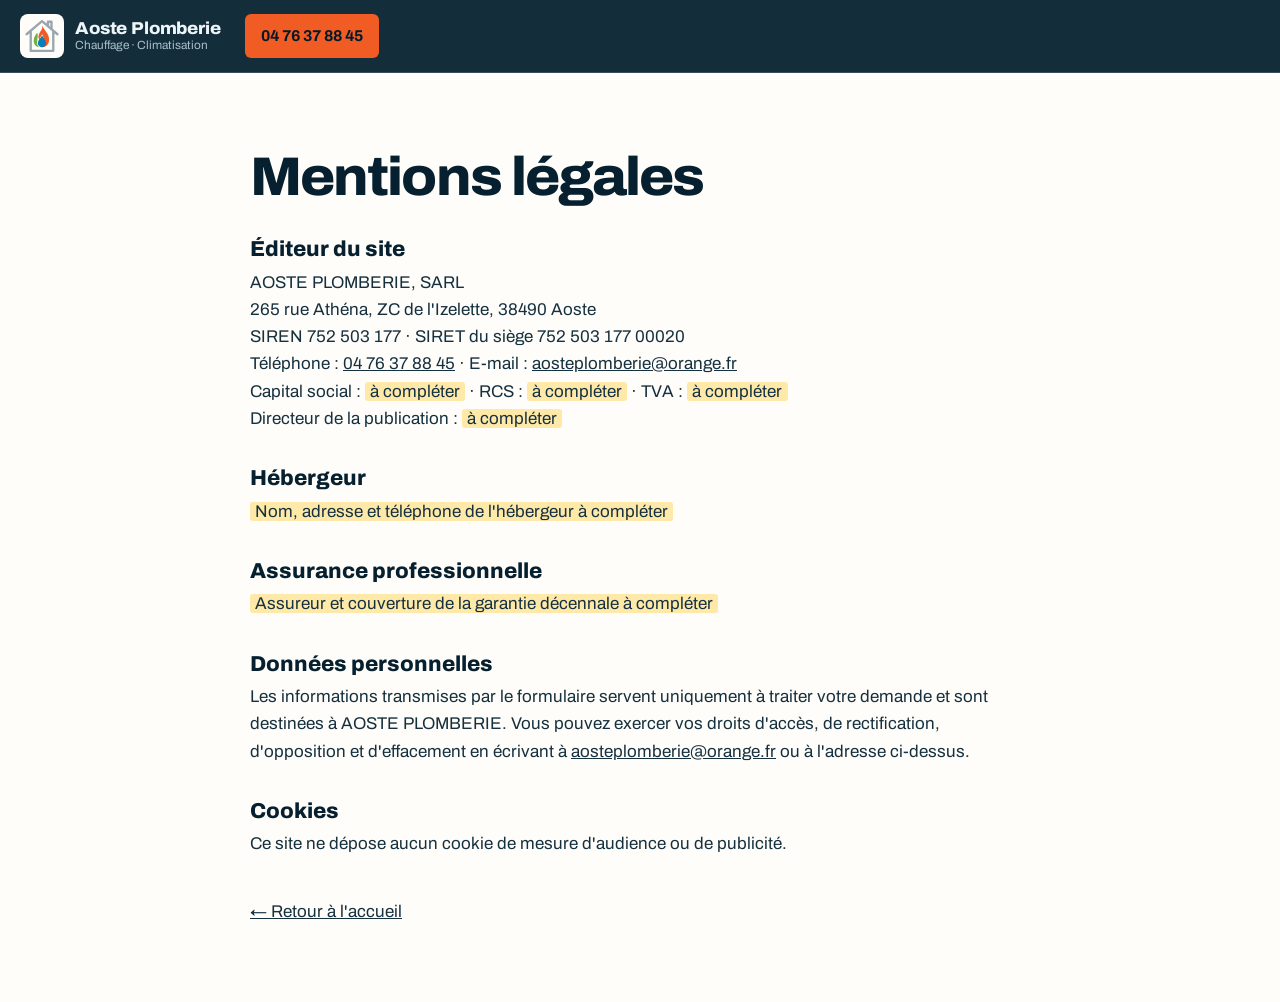
<file: mentions-legales.html>
<!DOCTYPE html>
<html lang="fr">
<head>
  <meta charset="UTF-8">
  <meta name="viewport" content="width=device-width, initial-scale=1">
  <title>Mentions légales – Aoste Plomberie</title>
  <meta name="robots" content="noindex">
  <link rel="icon" href="assets/logo.svg" type="image/svg+xml">
  <link href="https://fonts.googleapis.com/css2?family=Archivo:wdth,wght@75..125,400..900&family=DM+Mono:wght@400;500&display=swap" rel="stylesheet">
  <link rel="stylesheet" href="src/css/styles.css">
</head>
<body>
  <header class="site-header">
    <div class="wrap header-inner">
      <a class="brand" href="index.html" aria-label="Aoste Plomberie, retour à l'accueil">
        <img src="assets/logo.svg" alt="" width="44" height="44">
        <span class="brand-text"><strong>Aoste Plomberie</strong><small>Chauffage · Climatisation</small></span>
      </a>
      <div class="header-cta"><a class="btn btn-hot btn-sm" href="tel:+33476378845">04 76 37 88 45</a></div>
    </div>
  </header>
  <main class="legal">
    <div class="wrap">
      <h1>Mentions légales</h1>

      <h2>Éditeur du site</h2>
      <p>AOSTE PLOMBERIE, SARL<br>
      265 rue Athéna, ZC de l'Izelette, 38490 Aoste<br>
      SIREN 752 503 177 · SIRET du siège 752 503 177 00020<br>
      Téléphone : <a href="tel:+33476378845">04 76 37 88 45</a> · E-mail : <a href="mailto:aosteplomberie@orange.fr">aosteplomberie@orange.fr</a><br>
      Capital social : <span class="todo">à compléter</span> · RCS : <span class="todo">à compléter</span> · TVA : <span class="todo">à compléter</span><br>
      Directeur de la publication : <span class="todo">à compléter</span></p>

      <h2>Hébergeur</h2>
      <p><span class="todo">Nom, adresse et téléphone de l'hébergeur à compléter</span></p>

      <h2>Assurance professionnelle</h2>
      <p><span class="todo">Assureur et couverture de la garantie décennale à compléter</span></p>

      <h2>Données personnelles</h2>
      <p>Les informations transmises par le formulaire servent uniquement à traiter votre demande et sont destinées à AOSTE PLOMBERIE. Vous pouvez exercer vos droits d'accès, de rectification, d'opposition et d'effacement en écrivant à <a href="mailto:aosteplomberie@orange.fr">aosteplomberie@orange.fr</a> ou à l'adresse ci-dessus.</p>

      <h2>Cookies</h2>
      <p>Ce site ne dépose aucun cookie de mesure d'audience ou de publicité.</p>

      <p style="margin-top:2.5rem"><a href="index.html">← Retour à l'accueil</a></p>
    </div>
  </main>
</body>
</html>
</file>
<file: src/css/styles.css>
:root {
  --ink: #06202f;
  --ink-2: #0a2d41;
  --ink-3: #123d55;
  --blue: #005b8b;
  --cold: #35a9e1;
  --air: #8fe3e0;
  --hot: #f15b24;
  --hot-dark: #b93f10;
  --on-hot: #041a27;
  --paper: #f6f3ec;
  --paper-2: #ece7dc;
  --white: #fffdf9;
  --text: #15303f;
  --muted: #4d626e;
  --line: #d6d0c3;
  --on-dark: #eef5f8;
  --on-dark-2: #a9c0cc;
  --line-dark: rgba(255, 255, 255, .15);
  --mono: "DM Mono", ui-monospace, "Cascadia Mono", Consolas, monospace;
  --sans: "Archivo", "Segoe UI", system-ui, sans-serif;
  --ease: cubic-bezier(.2, .7, .2, 1);
  --radius: 6px;
  --header-h: 72px;
  interpolate-size: allow-keywords;
}

*, *::before, *::after { box-sizing: border-box; }
html { scroll-behavior: smooth; scroll-padding-top: calc(var(--header-h) + 12px); -webkit-text-size-adjust: 100%; }
body { margin: 0; font-family: var(--sans); color: var(--text); background: var(--paper); font-size: 1.0625rem; line-height: 1.6; overflow-x: clip; }
img, svg { display: block; max-width: 100%; }
a { color: inherit; }
ul, ol { margin: 0; padding: 0; list-style: none; }
h1, h2, h3, p, figure, dl, dd { margin: 0; }
button, input, select, textarea { font: inherit; color: inherit; }
button { cursor: pointer; background: none; border: 0; padding: 0; }
:focus-visible { outline: 3px solid var(--cold); outline-offset: 3px; border-radius: 3px; }
address { font-style: normal; }

.wrap { width: min(1240px, 100% - 2.5rem); margin-inline: auto; }
.section { padding-block: clamp(4.5rem, 9vw, 8rem); }
.skip { position: absolute; left: 1rem; top: -4rem; z-index: 100; background: var(--white); padding: .6rem 1rem; border-radius: var(--radius); }
.skip:focus { top: 1rem; }

h2 { font-size: clamp(2.1rem, 4.4vw, 3.7rem); line-height: 1.04; font-weight: 800; font-stretch: 108%; letter-spacing: -.022em; color: var(--ink); text-wrap: balance; }
h3 { line-height: 1.2; }
.eyebrow { font-family: var(--mono); font-size: .82rem; font-weight: 500; letter-spacing: .04em; color: var(--hot-dark); margin-bottom: 1rem; }
.eyebrow-light { color: #ff9a73; }
.section-head { max-width: 860px; margin-bottom: clamp(2.5rem, 5vw, 4rem); }

/* Boutons */
.btn { display: inline-flex; align-items: center; justify-content: center; gap: .6rem; min-height: 54px; padding: .8rem 1.5rem; border-radius: var(--radius); font-weight: 700; text-decoration: none; text-align: center; line-height: 1.15; transition: transform .2s var(--ease), background-color .2s, border-color .2s, color .2s; }
.btn:hover { transform: translateY(-2px); }
.btn:active { transform: translateY(0); }
.btn svg { width: 20px; height: 20px; fill: currentColor; flex: none; }
.btn-hot { background: var(--hot); color: var(--on-hot); }
.btn-hot:hover { background: #ff7440; }
.btn-ghost { border: 1.5px solid rgba(255, 255, 255, .45); color: var(--on-dark); }
.btn-ghost:hover { border-color: #fff; background: rgba(255, 255, 255, .08); }
.btn-sm { min-height: 44px; padding: .5rem 1rem; font-size: .98rem; white-space: nowrap; font-variant-numeric: tabular-nums; }

/* Progression */
.scroll-progress { position: fixed; inset: 0 0 auto; height: 3px; z-index: 60; background: linear-gradient(90deg, var(--cold), var(--hot)); transform-origin: left; transform: scaleX(var(--scroll, 0)); }

/* Header */
.site-header { position: sticky; top: 0; z-index: 50; background: rgba(6, 32, 47, .94); backdrop-filter: blur(10px); color: var(--on-dark); border-bottom: 1px solid var(--line-dark); }
.header-inner { display: flex; align-items: center; gap: 1.5rem; min-height: var(--header-h); }
.brand { display: flex; align-items: center; gap: .7rem; text-decoration: none; flex: none; }
.brand img { background: var(--white); border-radius: 8px; padding: 3px; }
.brand-text { display: grid; line-height: 1.15; }
.brand-text strong { font-size: 1.08rem; font-weight: 800; font-stretch: 105%; letter-spacing: -.01em; }
.brand-text small { font-size: .74rem; color: var(--on-dark-2); }
.main-nav { display: flex; gap: 1.5rem; margin-inline: auto; font-size: .97rem; }
.main-nav a { text-decoration: none; color: var(--on-dark-2); padding-block: .5rem; position: relative; transition: color .2s; }
.main-nav a::after { content: ""; position: absolute; left: 0; right: 0; bottom: .25rem; height: 2px; background: var(--hot); transform: scaleX(0); transform-origin: left; transition: transform .25s var(--ease); }
.main-nav a:hover, .main-nav a.is-current { color: #fff; }
.main-nav a:hover::after, .main-nav a.is-current::after { transform: scaleX(1); }
.header-cta { display: flex; align-items: center; gap: 1rem; }
.status { display: inline-flex; align-items: center; gap: .5rem; font-size: .84rem; color: var(--on-dark-2); white-space: nowrap; }
.status i { width: 8px; height: 8px; border-radius: 50%; background: #6d8796; flex: none; }
.status.is-open i { background: #58d68d; box-shadow: 0 0 0 4px rgba(88, 214, 141, .18); }

/* Hero */
.hero { position: relative; background-color: var(--ink); color: var(--on-dark); overflow: hidden; background-image: linear-gradient(rgba(255, 255, 255, .032) 1px, transparent 1px), linear-gradient(90deg, rgba(255, 255, 255, .032) 1px, transparent 1px); background-size: 44px 44px; }
.hero::after { content: ""; position: absolute; width: 760px; height: 760px; right: -180px; top: -160px; background: radial-gradient(circle, rgba(0, 91, 139, .55), transparent 68%); pointer-events: none; }
.hero-grid { position: relative; z-index: 1; display: grid; grid-template-columns: minmax(0, 1fr) minmax(0, 1.02fr); align-items: center; gap: clamp(2rem, 4vw, 4.5rem); padding-block: clamp(2.5rem, 4.5vw, 4rem); }
h1 { font-size: clamp(2.9rem, 6vw, 5.5rem); line-height: .98; font-weight: 900; font-stretch: 112%; letter-spacing: -.035em; margin-bottom: 1.5rem; }
h1 span { display: block; }
.js h1 span { animation: rise .8s var(--ease) both; }
.js h1 span:nth-child(2) { animation-delay: .08s; }
.js h1 span:nth-child(3) { animation-delay: .16s; }
.js h1 span:nth-child(4) { animation-delay: .26s; }
.w-cold { color: #5cc0f0; }
.w-hot { color: #ff7a47; }
.w-air { color: var(--air); }
.h1-end { color: #fff; font-size: .56em; font-weight: 700; letter-spacing: -.02em; margin-top: .3em; line-height: 1.1; }
.lede { max-width: 33rem; font-size: clamp(1.08rem, 1.5vw, 1.25rem); line-height: 1.5; color: #d2e0e8; margin-bottom: 1.8rem; }
.hero-actions { display: flex; flex-wrap: wrap; gap: .8rem; margin-bottom: 2.2rem; }
.hero-facts { display: grid; grid-template-columns: repeat(3, minmax(0, 1fr)); gap: 1rem; max-width: 36rem; border-top: 1px solid var(--line-dark); padding-top: 1.1rem; font-size: .87rem; line-height: 1.3; color: var(--on-dark-2); }
.hero-facts b { display: block; font-size: 1.3rem; font-weight: 800; color: #fff; margin-bottom: .15rem; }
.hero-facts sup { font-size: .7em; line-height: 0; }

/* Maison */
.house-stage { position: relative; }
.house { width: 100%; height: auto; overflow: visible; }
.shell-fill { fill: rgba(255, 255, 255, .035); }
.wall { fill: none; stroke: #a9c0cc; stroke-width: 4; stroke-linecap: round; stroke-linejoin: round; }
.wall.thin { stroke-width: 2; stroke: #5d7c8d; }
.ground { stroke: #a9c0cc; stroke-width: 4; stroke-linecap: round; }
.ground-hatch { stroke: #4a6a7c; stroke-width: 2; }
.plan-label { font-family: var(--mono); font-size: 11.500px; fill: var(--on-dark-2); letter-spacing: .05em; }
.attic-mark { opacity: .95; }
.pipes path { fill: none; stroke-linecap: round; stroke-linejoin: round; transition: opacity .35s; }
.pipe { stroke-width: 8; }
.pipe.cold { stroke: rgba(53, 169, 225, .32); }
.pipe.hot { stroke: rgba(241, 91, 36, .36); }
.pipe.air { stroke: rgba(143, 227, 224, .28); }
.pipe-flow { stroke-width: 3.500; stroke-dasharray: 9 15; animation: flow 1s linear infinite; }
.pipe-flow.cold { stroke: #5cc0f0; }
.pipe-flow.hot { stroke: #ff7a47; }
.pipe-flow.air { stroke: var(--air); }
.pipe-flow.reverse { animation-direction: reverse; }
.device { fill: var(--ink-2); stroke: #c3d4dd; stroke-width: 2.500; stroke-linejoin: round; stroke-linecap: round; transition: opacity .35s, stroke .35s; }
.device path { fill: none; }
.device .flame { fill: var(--hot); stroke: none; transform-origin: 455px 450px; animation: flicker 1.5s ease-in-out infinite alternate; }
.device .drip { fill: var(--cold); stroke: none; animation: drip 2.200s ease-in infinite; }
.shower-drops path { stroke: var(--cold); stroke-dasharray: 5 7; animation: rain .7s linear infinite; }
.air-waves path { stroke: var(--air); animation: wave 2s ease-in-out infinite; }
.air-waves path:nth-child(2) { animation-delay: .3s; }
.air-waves path:nth-child(3) { animation-delay: .6s; }
.fan { animation: spin 2.400s linear infinite; }
.pipes path:not(.is-on), .device:not(.is-on) { opacity: .2; }
.device.is-on { stroke: #fff; }

.hotspot { position: absolute; width: 38px; height: 38px; margin: -19px 0 0 -19px; display: grid; place-items: center; border-radius: 50%; }
.hotspot span { width: 18px; height: 18px; border-radius: 50%; background: #fff; border: 4px solid var(--blue); box-shadow: 0 0 0 0 rgba(255, 255, 255, .5); animation: ping 2.400s infinite; transition: background-color .2s, transform .2s var(--ease), border-color .2s; }
.hotspot:hover span { transform: scale(1.25); }
.hotspot[aria-pressed="true"] span { background: var(--hot); border-color: #fff; transform: scale(1.25); animation: none; }
.house-panel { position: relative; z-index: 2; margin-top: .35rem; background: rgba(10, 45, 65, .9); border: 1px solid var(--line-dark); border-radius: var(--radius); }
.house-tabs { display: grid; grid-template-columns: repeat(5, minmax(0, 1fr)); border-bottom: 1px solid var(--line-dark); }
.house-tabs button { min-height: 46px; padding: .4rem .2rem; font-size: .9rem; font-weight: 600; color: var(--on-dark-2); box-shadow: inset 0 -3px 0 transparent; transition: color .2s, box-shadow .2s; }
.house-tabs button:hover { color: #fff; }
.house-tabs button[aria-pressed="true"] { color: #fff; box-shadow: inset 0 -3px 0 var(--hot); }
.house-info { display: flex; align-items: center; justify-content: space-between; gap: 1.2rem; padding: .85rem 1.1rem; min-height: 82px; font-size: .97rem; line-height: 1.4; color: #d9e6ec; }
.house-info a { flex: none; font-weight: 700; color: #fff; text-underline-offset: 4px; }
.house-info a span { display: inline-block; transition: transform .2s var(--ease); }
.house-info a:hover span { transform: translateX(4px); }

/* Labels */
.labels { background: var(--hot); color: var(--on-hot); }
.labels-inner { display: flex; align-items: center; justify-content: space-between; gap: 1.2rem 2.5rem; flex-wrap: wrap; padding-block: 1.05rem; }
.labels p { font-family: var(--mono); font-size: .82rem; font-weight: 500; }
.labels ul { display: flex; flex-wrap: wrap; gap: .3rem 2rem; font-weight: 800; font-stretch: 106%; font-size: 1.05rem; }

/* Diagnostic */
.triage-grid { display: grid; grid-template-columns: minmax(0, 1fr) minmax(0, 1.15fr); border: 1px solid var(--line); border-radius: var(--radius); overflow: hidden; background: var(--white); }
.triage-options button { display: grid; gap: .05rem; width: 100%; text-align: left; padding: 1.05rem 1.5rem; border-bottom: 1px solid var(--line); border-left: 5px solid transparent; transition: background-color .2s, border-color .2s, padding .25s var(--ease); }
.triage-options button:last-child { border-bottom: 0; }
.triage-options button:hover { background: var(--paper); }
.triage-options button[aria-pressed="true"] { background: var(--paper-2); border-left-color: var(--hot); padding-left: 1.9rem; }
.triage-options b { font-size: 1.1rem; font-weight: 700; color: var(--ink); line-height: 1.3; }
.triage-options small { font-size: .9rem; color: var(--muted); }
.triage-answer { display: flex; flex-direction: column; align-items: flex-start; padding: clamp(1.7rem, 3.5vw, 3rem); background: var(--ink); color: var(--on-dark); }
.triage-answer.is-switching > * { animation: fade-up .4s var(--ease) both; }
.triage-tag { font-family: var(--mono); font-size: .8rem; padding: .25rem .6rem; border-radius: 3px; margin-bottom: 1.1rem; background: var(--tag, var(--hot)); color: var(--on-hot); }
.triage-answer h3 { font-size: clamp(1.55rem, 2.800vw, 2.2rem); font-weight: 800; font-stretch: 106%; letter-spacing: -.015em; line-height: 1.12; margin-bottom: 1.2rem; }
.triage-answer ol { counter-reset: s; display: grid; gap: .7rem; margin-bottom: 1.3rem; }
.triage-answer ol li { counter-increment: s; display: grid; grid-template-columns: 1.8rem 1fr; line-height: 1.45; color: #d9e6ec; }
.triage-answer ol li::before { content: counter(s); font-family: var(--mono); font-size: .92rem; color: #ff9a73; padding-top: .05rem; }
.triage-warning { border-left: 3px solid var(--hot); padding: .15rem 0 .15rem .9rem; margin-bottom: 1.3rem; font-size: .96rem; line-height: 1.45; color: #fff; }
.triage-warning a { font-weight: 700; white-space: nowrap; }
.triage-actions { display: flex; flex-wrap: wrap; gap: .7rem; margin-top: auto; }

/* Services */
.services { background: var(--white); }
.svc-list { border-top: 2px solid var(--ink); }
.svc { --accent: var(--cold); border-bottom: 1px solid var(--line); scroll-margin-top: calc(var(--header-h) + 12px); }
.svc-hot { --accent: var(--hot); }
.svc-air { --accent: #39b8b4; }
.svc summary { display: grid; grid-template-columns: minmax(0, 1.05fr) minmax(0, 1fr) 38px; align-items: center; gap: 1.5rem; padding: 1.35rem 0; cursor: pointer; list-style: none; position: relative; }
.svc summary::-webkit-details-marker { display: none; }
.svc summary::before { content: ""; position: absolute; left: 0; bottom: -1px; width: 100%; height: 3px; background: var(--accent); transform: scaleX(0); transform-origin: left; transition: transform .45s var(--ease); }
.svc summary:hover::before, .svc[open] summary::before { transform: scaleX(1); }
.svc-name { font-size: clamp(1.6rem, 3.300vw, 2.800rem); font-weight: 800; font-stretch: 108%; line-height: 1.05; letter-spacing: -.02em; color: var(--ink); transition: transform .3s var(--ease); }
.svc summary:hover .svc-name { transform: translateX(6px); }
.svc-sum { color: var(--muted); line-height: 1.35; }
.svc-plus { position: relative; width: 38px; height: 38px; border-radius: 50%; border: 1.5px solid var(--ink); transition: background-color .25s, border-color .25s, transform .35s var(--ease); }
.svc-plus::before, .svc-plus::after { content: ""; position: absolute; left: 50%; top: 50%; width: 14px; height: 2px; margin: -1px 0 0 -7px; background: var(--ink); transition: transform .3s var(--ease); }
.svc-plus::after { transform: rotate(90deg); }
.svc[open] .svc-plus { background: var(--accent); border-color: var(--accent); transform: rotate(180deg); }
.svc[open] .svc-plus::after { transform: rotate(0); }
.svc::details-content { block-size: 0; overflow: clip; transition: block-size .4s var(--ease), content-visibility .4s allow-discrete; }
.svc[open]::details-content { block-size: auto; }
.svc-body { display: grid; grid-template-columns: minmax(0, 1.05fr) minmax(0, 1fr) 38px; gap: 1.2rem 1.5rem; padding: 1.5rem 0 2.5rem; }
.svc-body p { font-size: 1.1rem; line-height: 1.55; max-width: 34rem; grid-column: 1; grid-row: 1; }
.svc-body ul { grid-column: 2; grid-row: 1 / span 2; display: grid; gap: .55rem; }
.svc-body li { display: grid; grid-template-columns: 1.1rem 1fr; line-height: 1.4; }
.svc-body li::before { content: ""; width: 7px; height: 7px; margin-top: .52em; border-radius: 50%; background: var(--accent); }
.svc-link { grid-column: 1; grid-row: 2; align-self: start; font-weight: 700; color: var(--blue); text-underline-offset: 4px; }
.svc-link:hover { color: var(--hot-dark); }

/* Déroulement */
.process { background: var(--ink-2); color: var(--on-dark); }
.process h2 { color: #fff; }
.flow { position: relative; --p: 0; }
.flow-track { position: absolute; left: 0; right: 0; top: 10px; height: 8px; border-radius: 8px; background: rgba(255, 255, 255, .12); overflow: hidden; }
.flow-track i { display: block; width: 100%; height: 100%; background: linear-gradient(90deg, var(--cold), var(--hot)); transform: scaleX(var(--p)); transform-origin: left; }
.flow-steps { position: relative; display: grid; grid-template-columns: repeat(4, minmax(0, 1fr)); gap: clamp(1.2rem, 3vw, 2.5rem); }
.node { display: block; width: 28px; height: 28px; border-radius: 50%; background: var(--ink-2); border: 6px solid #47677a; margin-bottom: 1.5rem; transition: border-color .3s, background-color .3s, transform .4s var(--ease); }
.flow-steps li.is-reached .node { border-color: var(--hot); background: #fff; transform: scale(1.12); }
.flow-steps h3 { font-size: 1.28rem; font-weight: 700; color: #fff; margin-bottom: .5rem; }
.flow-steps p { color: var(--on-dark-2); line-height: 1.5; font-size: 1rem; }

/* Entreprise */
.about-grid { display: grid; grid-template-columns: minmax(0, .9fr) minmax(0, 1.1fr); gap: clamp(2.5rem, 6vw, 5.5rem); align-items: center; }
.about-copy h2 { margin-bottom: 1.5rem; }
.about-copy > p:not(.eyebrow) { margin-bottom: 1rem; max-width: 36rem; }
.facts { display: grid; grid-template-columns: repeat(3, minmax(0, 1fr)); gap: 1rem; margin-top: 2.2rem; border-top: 2px solid var(--ink); padding-top: 1.2rem; }
.facts dt { font-size: clamp(2.2rem, 4vw, 3.3rem); font-weight: 800; font-stretch: 110%; line-height: 1; letter-spacing: -.03em; color: var(--blue); margin-bottom: .45rem; }
.facts dd { font-size: .92rem; line-height: 1.3; color: var(--muted); }
.gallery { display: grid; grid-template-columns: 1fr 1fr; gap: .9rem; }
.photo { position: relative; overflow: hidden; aspect-ratio: 4 / 3; border-radius: var(--radius); background-color: var(--paper-2); }
.photo-main { grid-column: 1 / -1; aspect-ratio: 16 / 9; }
.photo img { width: 100%; height: 100%; object-fit: cover; transition: transform .8s var(--ease); }
.photo:hover img { transform: scale(1.04); }
.photo.is-missing { background-color: var(--paper-2); background-image: linear-gradient(rgba(0, 91, 139, .09) 1px, transparent 1px), linear-gradient(90deg, rgba(0, 91, 139, .09) 1px, transparent 1px); background-size: 22px 22px; border: 1.5px dashed #9fb2ba; display: grid; place-items: center; }
.photo.is-missing img { display: none; }
.photo.is-missing::after { content: "Photo à ajouter\A assets/images/" attr(data-name); white-space: pre-wrap; text-align: center; padding: .8rem; font-family: var(--mono); font-size: .8rem; line-height: 1.5; color: var(--muted); overflow-wrap: anywhere; }

/* Zone */
.zone { background: var(--paper-2); }
.zone-grid { display: grid; grid-template-columns: minmax(0, 1fr) minmax(0, 1fr); gap: clamp(2.5rem, 6vw, 5.5rem); align-items: center; }
.zone-map svg { width: min(100%, 520px); margin-inline: auto; height: auto; }
.net path { fill: none; stroke: rgba(0, 91, 139, .24); stroke-width: 8; stroke-linecap: round; stroke-linejoin: round; }
.net-flow path { stroke: var(--blue); stroke-width: 3; stroke-dasharray: 8 14; animation: flow 1.200s linear infinite; }
.stops circle { fill: var(--white); stroke: var(--blue); stroke-width: 4; }
.stop-labels text { font-size: 15px; font-weight: 600; fill: var(--ink); paint-order: stroke; stroke: var(--paper-2); stroke-width: 5px; stroke-linejoin: round; }
.hub { fill: var(--hot); }
.hub-ring { fill: rgba(241, 91, 36, .22); transform-box: fill-box; transform-origin: center; animation: pulse 2.400s ease-out infinite; }
.hub-label { font-family: var(--sans); font-size: 17px; font-weight: 900; fill: var(--ink); paint-order: stroke; stroke: var(--paper-2); stroke-width: 5px; }
.map-note { text-align: center; font-family: var(--mono); font-size: .76rem; color: var(--muted); margin-top: .5rem; }
.zone-copy h2 { margin-bottom: 1.3rem; }
.town-list { display: flex; flex-wrap: wrap; gap: .45rem; margin-top: 1.7rem; }
.town-list li { padding: .3rem .75rem; border: 1px solid #b9b2a2; border-radius: 99px; font-size: .94rem; font-weight: 500; background: var(--white); }

/* Contact */
.contact { background: var(--ink); color: var(--on-dark); padding-block: clamp(4.5rem, 9vw, 8rem); }
.contact h2 { color: #fff; margin-bottom: 1.8rem; }
.contact-grid { display: grid; grid-template-columns: minmax(0, .85fr) minmax(0, 1.15fr); gap: clamp(2.5rem, 6vw, 5.5rem); }
.promo { display: inline-flex; align-items: center; gap: .8rem; background: var(--hot); color: var(--on-hot); padding: .55rem 1rem; border-radius: var(--radius); margin-bottom: 1.8rem; font-weight: 600; line-height: 1.2; }
.promo strong { font-size: 1.7rem; font-weight: 900; font-stretch: 110%; white-space: nowrap; }
.contact address { display: grid; gap: .6rem; margin-bottom: 1.8rem; }
.contact address a { width: fit-content; text-underline-offset: 4px; text-decoration-color: rgba(255, 255, 255, .35); }
.contact address a:hover { text-decoration-color: currentColor; }
.contact-phone { font-size: clamp(2rem, 4vw, 3rem); font-weight: 800; font-stretch: 108%; letter-spacing: -.02em; color: #fff; text-decoration: none; line-height: 1.1; font-variant-numeric: tabular-nums; }
.hours { line-height: 1.5; color: #d9e6ec; }
.hours-note { font-size: .94rem; color: var(--on-dark-2); margin-top: .5rem; max-width: 26rem; }
.quote-form { display: grid; grid-template-columns: 1fr 1fr; gap: 1.1rem; align-content: start; background: var(--white); color: var(--text); padding: clamp(1.4rem, 3vw, 2.5rem); border-radius: var(--radius); }
.field { display: grid; gap: .3rem; min-width: 0; }
.field-full { grid-column: 1 / -1; }
label { font-weight: 600; font-size: .95rem; color: var(--ink); }
input, select, textarea { width: 100%; min-height: 50px; padding: .65rem .85rem; background: #fff; border: 1.5px solid #a9b4b8; border-radius: var(--radius); transition: border-color .2s, box-shadow .2s; }
textarea { resize: vertical; line-height: 1.5; }
input:focus, select:focus, textarea:focus { outline: 0; border-color: var(--blue); box-shadow: 0 0 0 3px rgba(0, 91, 139, .2); }
[aria-invalid="true"] { border-color: #b3261e; }
.form-error { color: #a31f18; font-weight: 600; font-size: .95rem; }
.form-note { font-size: .86rem; line-height: 1.4; color: var(--muted); }

/* Pied de page */
.site-footer { background: #04161f; color: var(--on-dark-2); font-size: .95rem; }
.footer-inner { display: flex; flex-wrap: wrap; align-items: center; justify-content: space-between; gap: 1.2rem 2rem; padding-block: 1.8rem; }
.brand-footer { color: var(--on-dark); }
.site-footer nav { display: flex; flex-wrap: wrap; gap: .4rem 1.4rem; }
.site-footer nav a { text-underline-offset: 3px; }
.site-footer nav a:hover { color: #fff; }

.mobile-bar { display: none; }

/* Apparitions au défilement */
.js .reveal { opacity: 0; transform: translateY(22px); transition: opacity .7s var(--ease), transform .7s var(--ease); transition-delay: var(--d, 0s); }
.js .reveal.is-in { opacity: 1; transform: none; }

/* Mentions légales */
.legal { background: var(--white); padding-block: clamp(3rem, 6vw, 5rem); }
.legal .wrap { max-width: 780px; }
.legal h1 { color: var(--ink); font-size: clamp(2.2rem, 5vw, 3.4rem); font-weight: 800; font-stretch: 105%; }
.legal h2 { font-size: 1.35rem; font-stretch: 100%; letter-spacing: 0; margin: 2.2rem 0 .5rem; }
.todo { background: #ffe9a8; padding: 0 .3em; border-radius: 3px; }

/* Animations */
@keyframes flow { to { stroke-dashoffset: -24; } }
@keyframes rain { to { stroke-dashoffset: -12; } }
@keyframes rise { from { opacity: 0; transform: translateY(.45em); } }
@keyframes fade-up { from { opacity: 0; transform: translateY(10px); } }
@keyframes spin { to { transform: rotate(360deg); } }
@keyframes flicker { from { transform: scale(.94); } to { transform: scale(1.06, 1.12); } }
@keyframes wave { 0%, 100% { opacity: .35; transform: translateY(0); } 50% { opacity: 1; transform: translateY(5px); } }
@keyframes drip { 0%, 45% { opacity: 0; transform: translateY(-3px); } 55% { opacity: 1; } 100% { opacity: 0; transform: translateY(13px); } }
@keyframes ping { 0% { box-shadow: 0 0 0 0 rgba(255, 255, 255, .45); } 75%, 100% { box-shadow: 0 0 0 13px rgba(255, 255, 255, 0); } }
@keyframes pulse { 0% { transform: scale(.75); opacity: 1; } 100% { transform: scale(1.5); opacity: 0; } }

/* Responsive */
@media (max-width: 1160px) {
  .status { display: none; }
  .main-nav { gap: 1.1rem; }
}
@media (max-width: 960px) {
  .main-nav { display: none; }
  .header-cta { margin-left: auto; }
  .status { display: inline-flex; }
  .hero-grid, .about-grid, .zone-grid, .contact-grid, .triage-grid { grid-template-columns: minmax(0, 1fr); }
  .svc summary { grid-template-columns: minmax(0, 1fr) 38px; }
  .svc-sum { grid-column: 1; grid-row: 2; }
  .svc-plus { grid-column: 2; grid-row: 1 / span 2; }
  .svc-body { grid-template-columns: minmax(0, 1fr); }
  .svc-body p, .svc-body ul, .svc-link { grid-column: 1; grid-row: auto; }
  .flow-steps { grid-template-columns: minmax(0, 1fr); gap: 2.2rem; padding-left: 0; }
  .flow-track { left: 10px; right: auto; top: 0; bottom: 0; width: 8px; height: auto; }
  .flow-track i { background: linear-gradient(180deg, var(--cold), var(--hot)); transform: scaleY(var(--p)); transform-origin: top; }
  .flow-steps li { display: grid; grid-template-columns: 28px 1fr; column-gap: 1.1rem; }
  .flow-steps .node { grid-row: 1 / span 2; margin: 0; }
  .zone-copy { order: -1; }
}
@media (max-width: 640px) {
  :root { --header-h: 62px; }
  body { font-size: 1rem; padding-bottom: 74px; }
  .wrap { width: calc(100% - 2rem); }
  .status { display: none; }
  .brand img { width: 38px; height: 38px; }
  .brand-text strong { font-size: .98rem; }
  .brand-text small { font-size: .68rem; }
  .btn-sm { min-height: 42px; padding: .4rem .7rem; font-size: .9rem; }
  .hero-actions .btn { width: 100%; }
  .hero-facts { gap: .7rem; }
  .hero-facts b { font-size: 1.1rem; }
  .plan-label { font-size: 15px; }
  .house-tabs { grid-template-columns: repeat(3, minmax(0, 1fr)); }
  .house-tabs button { font-size: .86rem; }
  .house-info { flex-direction: column; align-items: flex-start; gap: .55rem; min-height: 132px; }
  .hotspot { width: 34px; height: 34px; margin: -17px 0 0 -17px; }
  .hotspot span { width: 15px; height: 15px; }
  .labels-inner { display: grid; gap: .55rem; }
  .labels ul { gap: .1rem 1.1rem; font-size: .98rem; }
  .facts { gap: .7rem; }
  .facts dd { font-size: .84rem; }
  .triage-options button { padding: .85rem 1.1rem; }
  .triage-options button[aria-pressed="true"] { padding-left: 1.3rem; }
  .triage-actions, .triage-actions .btn { width: 100%; }
  .quote-form { grid-template-columns: minmax(0, 1fr); }
  .quote-form .btn { width: 100%; }
  .footer-inner { flex-direction: column; align-items: flex-start; }
  .mobile-bar { display: grid; grid-template-columns: 1fr 1fr; gap: .5rem; position: fixed; inset: auto 0 0; z-index: 40; padding: .55rem .75rem calc(.55rem + env(safe-area-inset-bottom)); background: rgba(6, 32, 47, .97); border-top: 1px solid var(--line-dark); }
  .mobile-bar .btn { min-height: 48px; padding: .4rem; }
}
@media (prefers-reduced-motion: reduce) {
  html { scroll-behavior: auto; }
  *, *::before, *::after { animation: none !important; transition-duration: .01ms !important; }
  .pipe-flow { stroke-dasharray: none; }
  .js .reveal { opacity: 1; transform: none; }
}
@media (max-width: 380px) {
  .header-inner { gap: .5rem; }
  .brand { gap: .45rem; }
  .brand img { width: 34px; height: 34px; }
  .brand-text strong { font-size: .88rem; }
  .brand-text small { display: none; }
  .btn-sm { padding: .4rem .55rem; font-size: .82rem; }
}
</file>
